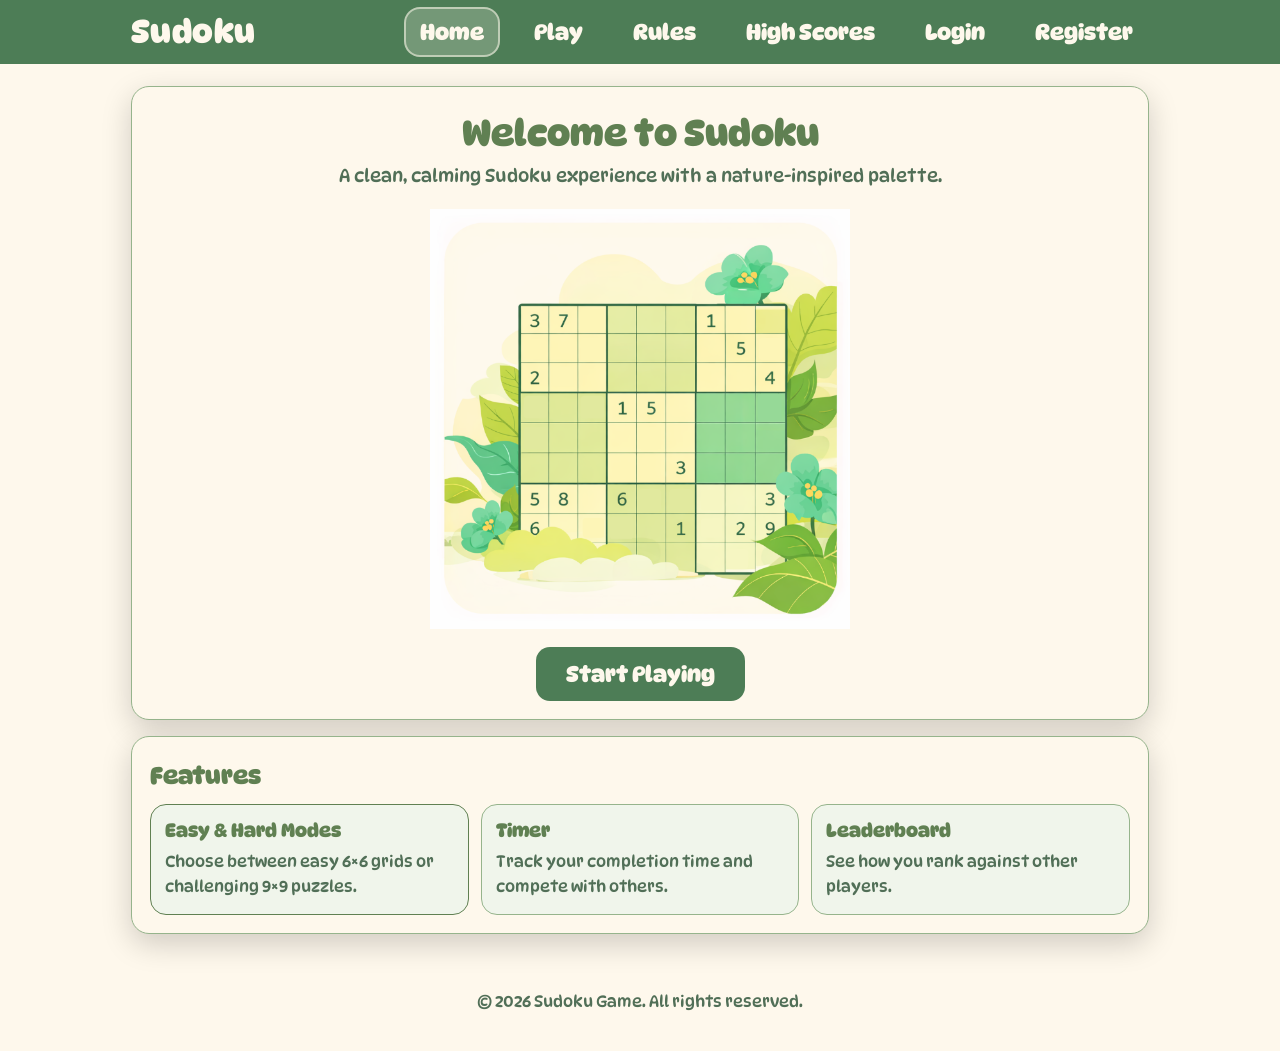
<file: index.html>
<!DOCTYPE html>
<html lang="en">
<head>
  <meta charset="UTF-8" />
  <meta name="viewport" content="width=device-width, initial-scale=1.0" />
  <title>Sudoku Game - Home</title>
  <link rel="stylesheet" href="./assets/css/global.css" />
</head>

<body>
  <!-- Navigation Bar -->
  <nav class="navbar">
    <div class="navbar-container">
      <div class="navbar-logo">
        <a href="./" class="logo-link">Sudoku</a>
      </div>

      <ul class="navbar-menu">
        <li class="nav-item">
          <a href="./" class="nav-link active"><span>Home</span></a>
        </li>
        <li class="nav-item">
          <a href="./selection/" class="nav-link"><span>Play</span></a>
        </li>
        <li class="nav-item">
          <a href="./rules/" class="nav-link"><span>Rules</span></a>
        </li>
        <li class="nav-item">
          <a href="./high-scores/" class="nav-link"><span>High Scores</span></a>
        </li>
        <li class="nav-item">
          <a href="./login/" class="nav-link"><span>Login</span></a>
        </li>
        <li class="nav-item">
          <a href="./register/" class="nav-link"><span>Register</span></a>
        </li>
      </ul>
    </div>
  </nav>

  <!-- Main Content -->
  <main class="main-content">
    <section class="hero">
      <h1>Welcome to Sudoku</h1>
      <p>A clean, calming Sudoku experience with a nature-inspired palette.</p>

      <img
        src="./assets/images/sudoku-grid.png"
        alt="Sudoku puzzle with floral decorations"
        class="hero-image"
      />

      <a href="./selection/" class="cta-button">Start Playing</a>
    </section>

    <section class="features">
      <h2>Features</h2>

      <div class="features-grid">
        <div class="feature-card">
          <h3>Easy & Hard Modes</h3>
          <p>Choose between easy 6×6 grids or challenging 9×9 puzzles.</p>
        </div>

        <div class="feature-card">
          <h3>Timer</h3>
          <p>Track your completion time and compete with others.</p>
        </div>

        <div class="feature-card">
          <h3>Leaderboard</h3>
          <p>See how you rank against other players.</p>
        </div>
      </div>
    </section>
  </main>

  <!-- Footer -->
  <footer class="footer">
    <p>&copy; 2026 Sudoku Game. All rights reserved.</p>
  </footer>
</body>
</html>
</file>
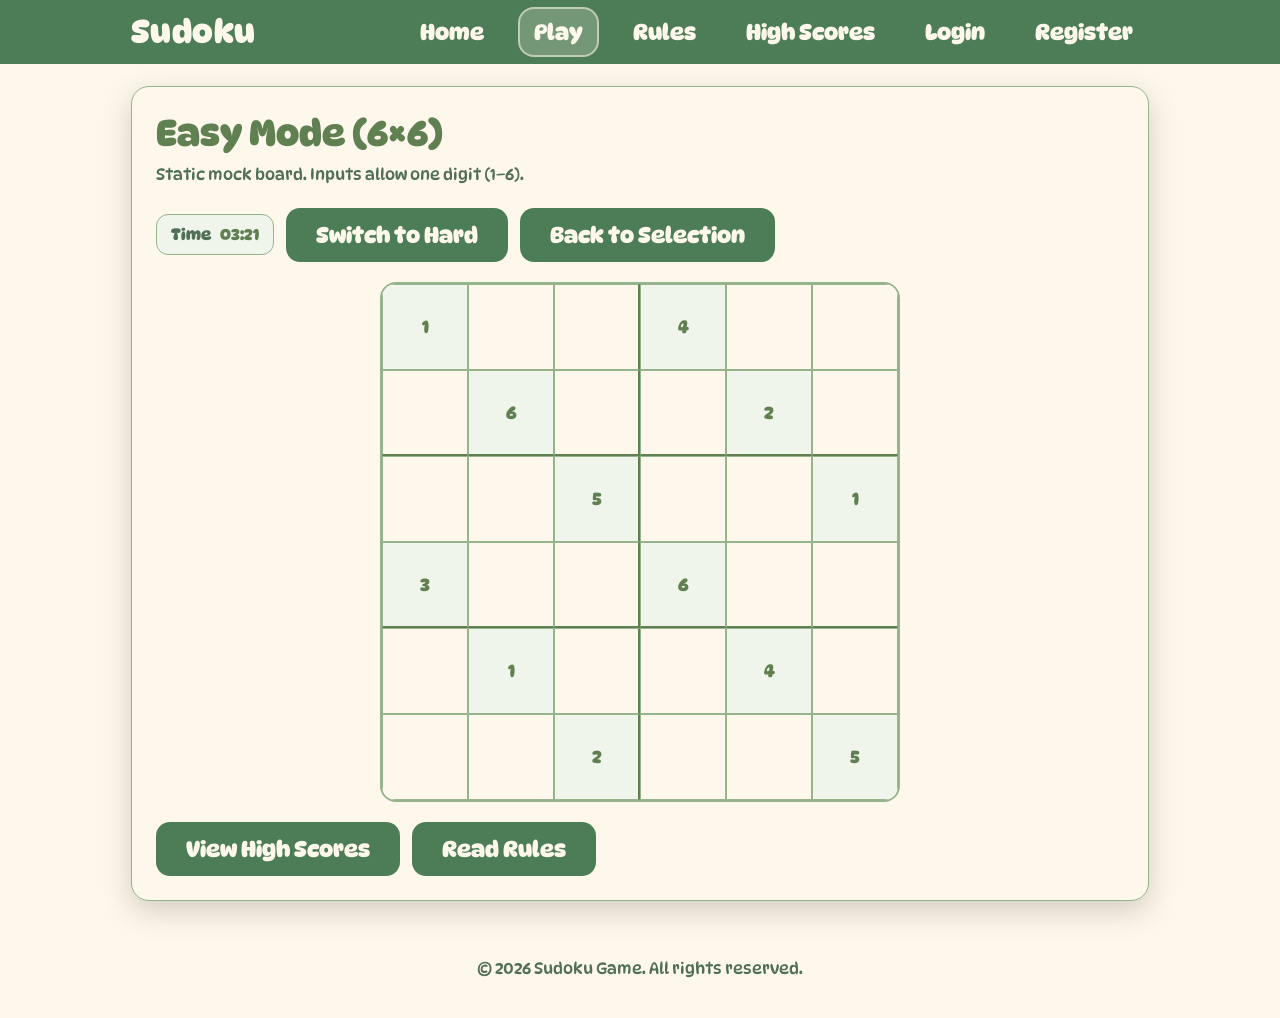
<file: easy-game/index.html>
<!-- easy-game/index.html -->
<!DOCTYPE html>
<html lang="en">
<head>
  <meta charset="UTF-8" />
  <meta name="viewport" content="width=device-width, initial-scale=1.0" />
  <title>Sudoku Game - Easy (6x6)</title>

  <!-- Common CSS -->
  <link rel="stylesheet" href="../assets/css/global.css" />
  <!-- Page-specific CSS -->
  <link rel="stylesheet" href="./easy-game.css" />
</head>

<body>
  <!-- Navigation Bar -->
  <nav class="navbar">
    <div class="navbar-container">
      <div class="navbar-logo">
        <a href="../" class="logo-link">Sudoku</a>
      </div>

      <ul class="navbar-menu">
        <li class="nav-item">
          <a href="../" class="nav-link"><span>Home</span></a>
        </li>
        <li class="nav-item">
          <a href="../selection/" class="nav-link active"><span>Play</span></a>
        </li>
        <li class="nav-item">
          <a href="../rules/" class="nav-link"><span>Rules</span></a>
        </li>
        <li class="nav-item">
          <a href="../high-scores/" class="nav-link"><span>High Scores</span></a>
        </li>
        <li class="nav-item">
          <a href="../login/" class="nav-link"><span>Login</span></a>
        </li>
        <li class="nav-item">
          <a href="../register/" class="nav-link"><span>Register</span></a>
        </li>
      </ul>
    </div>
  </nav>

  <!-- Main Content -->
  <main class="main-content">
    <section class="game-section">
      <h1 class="page-title">Easy Mode (6×6)</h1>
      <p class="page-subtitle">Static mock board. Inputs allow one digit (1–6).</p>

      <div class="game-controls">
        <div class="timer-display">
          Time <span class="timer-value">03:21</span>
        </div>
        <a class="cta-button" href="../hard-game/">Switch to Hard</a>
        <a class="cta-button" href="../selection/">Back to Selection</a>
      </div>

      <div class="board board--6" aria-label="6 by 6 sudoku board">
        <!-- Row 1 -->
        <input class="cell fixed" type="text" value="1" readonly />
        <input class="cell" type="text" inputmode="numeric" pattern="[1-6]" maxlength="1" />
        <input class="cell" type="text" inputmode="numeric" pattern="[1-6]" maxlength="1" />
        <input class="cell fixed" type="text" value="4" readonly />
        <input class="cell" type="text" inputmode="numeric" pattern="[1-6]" maxlength="1" />
        <input class="cell" type="text" inputmode="numeric" pattern="[1-6]" maxlength="1" />

        <!-- Row 2 -->
        <input class="cell" type="text" inputmode="numeric" pattern="[1-6]" maxlength="1" />
        <input class="cell fixed" type="text" value="6" readonly />
        <input class="cell" type="text" inputmode="numeric" pattern="[1-6]" maxlength="1" />
        <input class="cell" type="text" inputmode="numeric" pattern="[1-6]" maxlength="1" />
        <input class="cell fixed" type="text" value="2" readonly />
        <input class="cell" type="text" inputmode="numeric" pattern="[1-6]" maxlength="1" />

        <!-- Row 3 -->
        <input class="cell" type="text" inputmode="numeric" pattern="[1-6]" maxlength="1" />
        <input class="cell" type="text" inputmode="numeric" pattern="[1-6]" maxlength="1" />
        <input class="cell fixed" type="text" value="5" readonly />
        <input class="cell" type="text" inputmode="numeric" pattern="[1-6]" maxlength="1" />
        <input class="cell" type="text" inputmode="numeric" pattern="[1-6]" maxlength="1" />
        <input class="cell fixed" type="text" value="1" readonly />

        <!-- Row 4 -->
        <input class="cell fixed" type="text" value="3" readonly />
        <input class="cell" type="text" inputmode="numeric" pattern="[1-6]" maxlength="1" />
        <input class="cell" type="text" inputmode="numeric" pattern="[1-6]" maxlength="1" />
        <input class="cell fixed" type="text" value="6" readonly />
        <input class="cell" type="text" inputmode="numeric" pattern="[1-6]" maxlength="1" />
        <input class="cell" type="text" inputmode="numeric" pattern="[1-6]" maxlength="1" />

        <!-- Row 5 -->
        <input class="cell" type="text" inputmode="numeric" pattern="[1-6]" maxlength="1" />
        <input class="cell fixed" type="text" value="1" readonly />
        <input class="cell" type="text" inputmode="numeric" pattern="[1-6]" maxlength="1" />
        <input class="cell" type="text" inputmode="numeric" pattern="[1-6]" maxlength="1" />
        <input class="cell fixed" type="text" value="4" readonly />
        <input class="cell" type="text" inputmode="numeric" pattern="[1-6]" maxlength="1" />

        <!-- Row 6 -->
        <input class="cell" type="text" inputmode="numeric" pattern="[1-6]" maxlength="1" />
        <input class="cell" type="text" inputmode="numeric" pattern="[1-6]" maxlength="1" />
        <input class="cell fixed" type="text" value="2" readonly />
        <input class="cell" type="text" inputmode="numeric" pattern="[1-6]" maxlength="1" />
        <input class="cell" type="text" inputmode="numeric" pattern="[1-6]" maxlength="1" />
        <input class="cell fixed" type="text" value="5" readonly />
      </div>

      <div class="button-group">
        <a class="cta-button" href="../high-scores/">View High Scores</a>
        <a class="cta-button" href="../rules/">Read Rules</a>
      </div>
    </section>
  </main>

  <footer class="footer">
    <p>&copy; 2026 Sudoku Game. All rights reserved.</p>
  </footer>
</body>
</html>
</file>
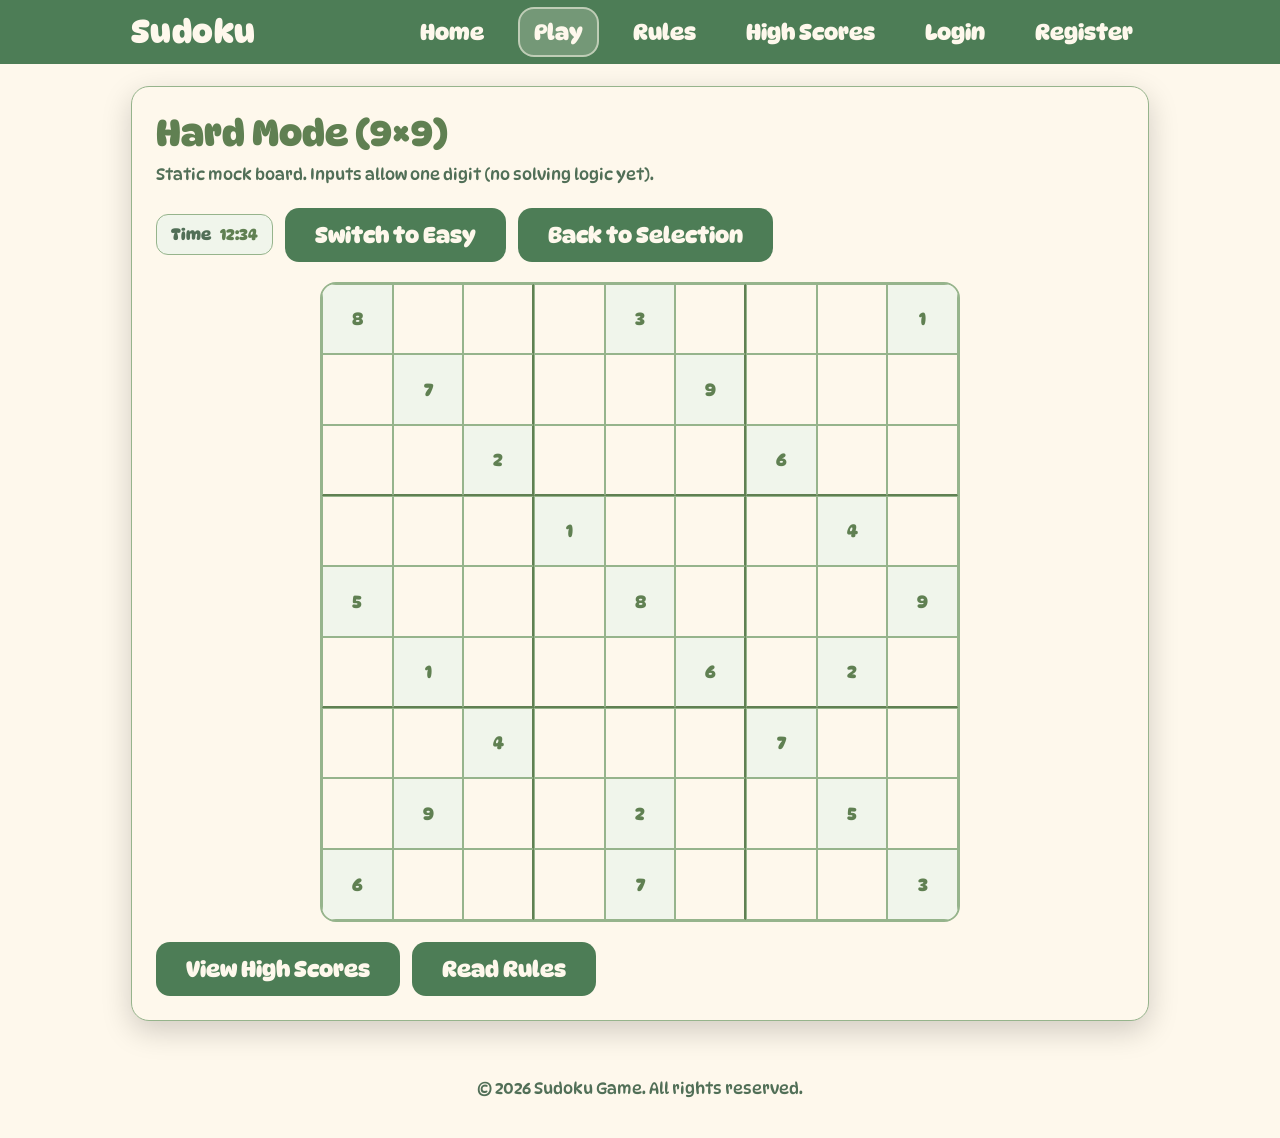
<file: hard-game/index.html>
<!DOCTYPE html>
<html lang="en">
<head>
  <meta charset="UTF-8" />
  <meta name="viewport" content="width=device-width, initial-scale=1.0" />
  <title>Sudoku Game - Hard (9x9)</title>

  <link rel="stylesheet" href="../assets/css/global.css" />
  <link rel="stylesheet" href="./hard-game.css" />
</head>

<body>
  <!-- Navigation Bar -->
  <nav class="navbar">
    <div class="navbar-container">
      <div class="navbar-logo">
        <a href="../" class="logo-link">Sudoku</a>
      </div>

      <ul class="navbar-menu">
        <li class="nav-item">
          <a href="../" class="nav-link">
            <span>Home</span>
          </a>
        </li>
        <li class="nav-item">
          <a href="../selection/" class="nav-link active">
            <span>Play</span>
          </a>
        </li>
        <li class="nav-item">
          <a href="../rules/" class="nav-link">
            <span>Rules</span>
          </a>
        </li>
        <li class="nav-item">
          <a href="../high-scores/" class="nav-link">
            <span>High Scores</span>
          </a>
        </li>
        <li class="nav-item">
          <a href="../login/" class="nav-link">
            <span>Login</span>
          </a>
        </li>
        <li class="nav-item">
          <a href="../register/" class="nav-link">
            <span>Register</span>
          </a>
        </li>
      </ul>
    </div>
  </nav>

  <!-- Main Content -->
  <main class="main-content">
    <section class="game-section">
      <h1 class="page-title">Hard Mode (9×9)</h1>
      <p class="page-subtitle">
        Static mock board. Inputs allow one digit (no solving logic yet).
      </p>

      <div class="game-controls">
        <div class="timer-display">
          Time <span class="timer-value">12:34</span>
        </div>
        <a class="cta-button" href="../easy-game/">Switch to Easy</a>
        <a class="cta-button" href="../selection/">Back to Selection</a>
      </div>

      <div class="board board--9" aria-label="9 by 9 sudoku board">
        <!-- Row 1 -->
        <input class="cell fixed" value="8" readonly />
        <input class="cell" inputmode="numeric" pattern="[1-9]" maxlength="1" />
        <input class="cell" inputmode="numeric" pattern="[1-9]" maxlength="1" />
        <input class="cell" inputmode="numeric" pattern="[1-9]" maxlength="1" />
        <input class="cell fixed" value="3" readonly />
        <input class="cell" inputmode="numeric" pattern="[1-9]" maxlength="1" />
        <input class="cell" inputmode="numeric" pattern="[1-9]" maxlength="1" />
        <input class="cell" inputmode="numeric" pattern="[1-9]" maxlength="1" />
        <input class="cell fixed" value="1" readonly />

        <!-- Row 2 -->
        <input class="cell" inputmode="numeric" pattern="[1-9]" maxlength="1" />
        <input class="cell fixed" value="7" readonly />
        <input class="cell" inputmode="numeric" pattern="[1-9]" maxlength="1" />
        <input class="cell" inputmode="numeric" pattern="[1-9]" maxlength="1" />
        <input class="cell" inputmode="numeric" pattern="[1-9]" maxlength="1" />
        <input class="cell fixed" value="9" readonly />
        <input class="cell" inputmode="numeric" pattern="[1-9]" maxlength="1" />
        <input class="cell" inputmode="numeric" pattern="[1-9]" maxlength="1" />
        <input class="cell" inputmode="numeric" pattern="[1-9]" maxlength="1" />

        <!-- Row 3 -->
        <input class="cell" inputmode="numeric" pattern="[1-9]" maxlength="1" />
        <input class="cell" inputmode="numeric" pattern="[1-9]" maxlength="1" />
        <input class="cell fixed" value="2" readonly />
        <input class="cell" inputmode="numeric" pattern="[1-9]" maxlength="1" />
        <input class="cell" inputmode="numeric" pattern="[1-9]" maxlength="1" />
        <input class="cell" inputmode="numeric" pattern="[1-9]" maxlength="1" />
        <input class="cell fixed" value="6" readonly />
        <input class="cell" inputmode="numeric" pattern="[1-9]" maxlength="1" />
        <input class="cell" inputmode="numeric" pattern="[1-9]" maxlength="1" />

        <!-- Row 4 -->
        <input class="cell" inputmode="numeric" pattern="[1-9]" maxlength="1" />
        <input class="cell" inputmode="numeric" pattern="[1-9]" maxlength="1" />
        <input class="cell" inputmode="numeric" pattern="[1-9]" maxlength="1" />
        <input class="cell fixed" value="1" readonly />
        <input class="cell" inputmode="numeric" pattern="[1-9]" maxlength="1" />
        <input class="cell" inputmode="numeric" pattern="[1-9]" maxlength="1" />
        <input class="cell" inputmode="numeric" pattern="[1-9]" maxlength="1" />
        <input class="cell fixed" value="4" readonly />
        <input class="cell" inputmode="numeric" pattern="[1-9]" maxlength="1" />

        <!-- Row 5 -->
        <input class="cell fixed" value="5" readonly />
        <input class="cell" inputmode="numeric" pattern="[1-9]" maxlength="1" />
        <input class="cell" inputmode="numeric" pattern="[1-9]" maxlength="1" />
        <input class="cell" inputmode="numeric" pattern="[1-9]" maxlength="1" />
        <input class="cell fixed" value="8" readonly />
        <input class="cell" inputmode="numeric" pattern="[1-9]" maxlength="1" />
        <input class="cell" inputmode="numeric" pattern="[1-9]" maxlength="1" />
        <input class="cell" inputmode="numeric" pattern="[1-9]" maxlength="1" />
        <input class="cell fixed" value="9" readonly />

        <!-- Row 6 -->
        <input class="cell" inputmode="numeric" pattern="[1-9]" maxlength="1" />
        <input class="cell fixed" value="1" readonly />
        <input class="cell" inputmode="numeric" pattern="[1-9]" maxlength="1" />
        <input class="cell" inputmode="numeric" pattern="[1-9]" maxlength="1" />
        <input class="cell" inputmode="numeric" pattern="[1-9]" maxlength="1" />
        <input class="cell fixed" value="6" readonly />
        <input class="cell" inputmode="numeric" pattern="[1-9]" maxlength="1" />
        <input class="cell fixed" value="2" readonly />
        <input class="cell" inputmode="numeric" pattern="[1-9]" maxlength="1" />

        <!-- Row 7 -->
        <input class="cell" inputmode="numeric" pattern="[1-9]" maxlength="1" />
        <input class="cell" inputmode="numeric" pattern="[1-9]" maxlength="1" />
        <input class="cell fixed" value="4" readonly />
        <input class="cell" inputmode="numeric" pattern="[1-9]" maxlength="1" />
        <input class="cell" inputmode="numeric" pattern="[1-9]" maxlength="1" />
        <input class="cell" inputmode="numeric" pattern="[1-9]" maxlength="1" />
        <input class="cell fixed" value="7" readonly />
        <input class="cell" inputmode="numeric" pattern="[1-9]" maxlength="1" />
        <input class="cell" inputmode="numeric" pattern="[1-9]" maxlength="1" />

        <!-- Row 8 -->
        <input class="cell" inputmode="numeric" pattern="[1-9]" maxlength="1" />
        <input class="cell fixed" value="9" readonly />
        <input class="cell" inputmode="numeric" pattern="[1-9]" maxlength="1" />
        <input class="cell" inputmode="numeric" pattern="[1-9]" maxlength="1" />
        <input class="cell fixed" value="2" readonly />
        <input class="cell" inputmode="numeric" pattern="[1-9]" maxlength="1" />
        <input class="cell" inputmode="numeric" pattern="[1-9]" maxlength="1" />
        <input class="cell fixed" value="5" readonly />
        <input class="cell" inputmode="numeric" pattern="[1-9]" maxlength="1" />

        <!-- Row 9 -->
        <input class="cell fixed" value="6" readonly />
        <input class="cell" inputmode="numeric" pattern="[1-9]" maxlength="1" />
        <input class="cell" inputmode="numeric" pattern="[1-9]" maxlength="1" />
        <input class="cell" inputmode="numeric" pattern="[1-9]" maxlength="1" />
        <input class="cell fixed" value="7" readonly />
        <input class="cell" inputmode="numeric" pattern="[1-9]" maxlength="1" />
        <input class="cell" inputmode="numeric" pattern="[1-9]" maxlength="1" />
        <input class="cell" inputmode="numeric" pattern="[1-9]" maxlength="1" />
        <input class="cell fixed" value="3" readonly />
      </div>

      <div class="button-group">
        <a class="cta-button" href="../high-scores/">View High Scores</a>
        <a class="cta-button" href="../rules/">Read Rules</a>
      </div>
    </section>
  </main>

  <footer class="footer">
    <p>&copy; 2026 Sudoku Game. All rights reserved.</p>
  </footer>
</body>
</html>
</file>
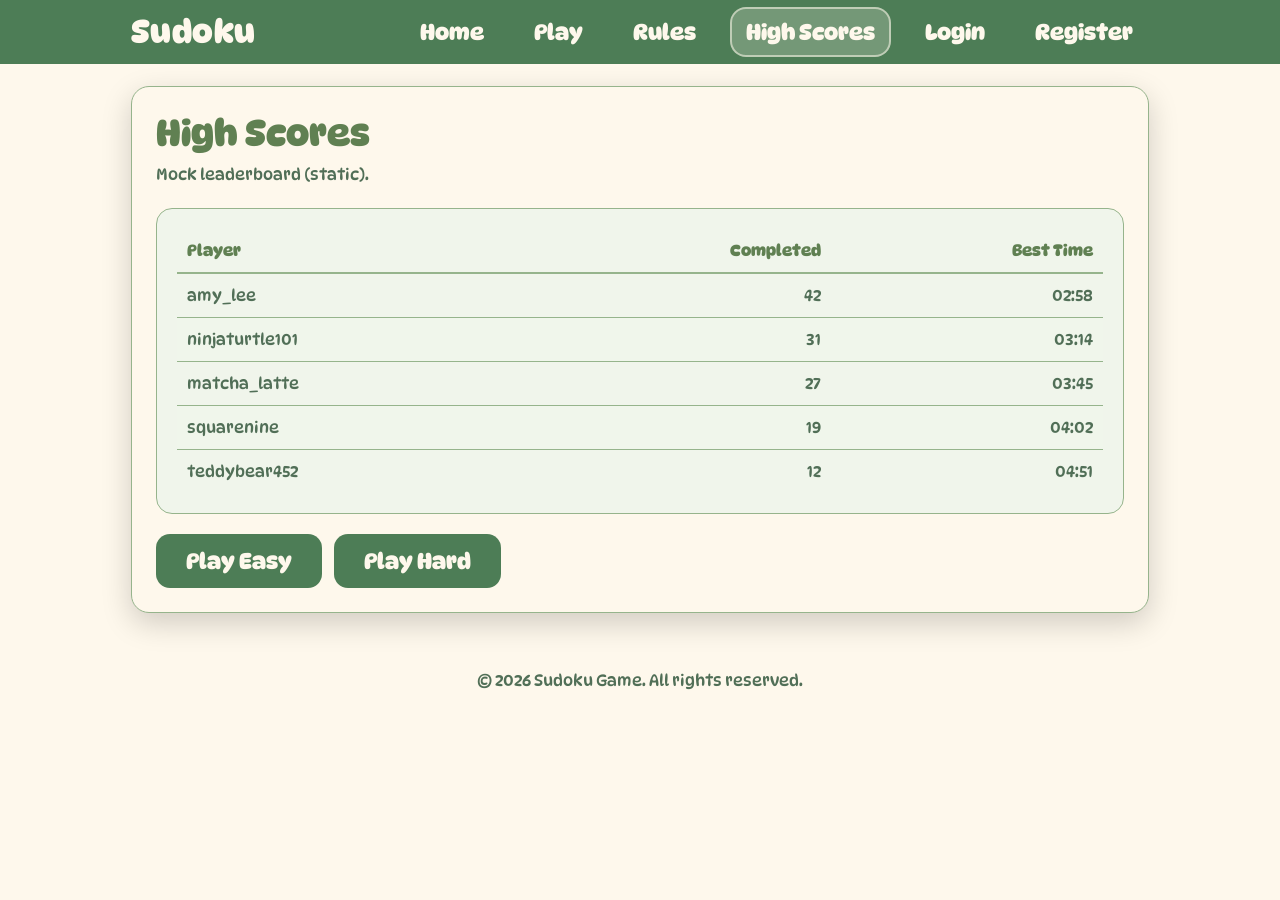
<file: high-scores/index.html>
<!-- high-scores/index.html -->
<!DOCTYPE html>
<html lang="en">
<head>
  <meta charset="UTF-8" />
  <meta name="viewport" content="width=device-width, initial-scale=1.0" />
  <title>Sudoku Game - High Scores</title>

  <!-- Common CSS -->
  <link rel="stylesheet" href="../assets/css/global.css" />
  <!-- Page-specific CSS -->
  <link rel="stylesheet" href="./high-scores.css" />
</head>

<body>
  <!-- Navigation Bar -->
  <nav class="navbar">
    <div class="navbar-container">
      <div class="navbar-logo">
        <a href="../" class="logo-link">Sudoku</a>
      </div>

      <ul class="navbar-menu">
        <li class="nav-item">
          <a href="../" class="nav-link"><span>Home</span></a>
        </li>
        <li class="nav-item">
          <a href="../selection/" class="nav-link"><span>Play</span></a>
        </li>
        <li class="nav-item">
          <a href="../rules/" class="nav-link"><span>Rules</span></a>
        </li>
        <li class="nav-item">
          <a href="../high-scores/" class="nav-link active"><span>High Scores</span></a>
        </li>
        <li class="nav-item">
          <a href="../login/" class="nav-link"><span>Login</span></a>
        </li>
        <li class="nav-item">
          <a href="../register/" class="nav-link"><span>Register</span></a>
        </li>
      </ul>
    </div>
  </nav>

  <main class="main-content">
    <section class="page-section">
      <h1 class="page-title">High Scores</h1>
      <p class="page-subtitle">Mock leaderboard (static).</p>

      <div class="score-table-card">
        <table class="score-table" aria-label="High scores table">
          <thead>
            <tr>
              <th scope="col">Player</th>
              <th scope="col">Completed</th>
              <th scope="col">Best Time</th>
            </tr>
          </thead>
          <tbody>
            <tr>
              <td>amy_lee</td>
              <td>42</td>
              <td>02:58</td>
            </tr>
            <tr>
              <td>ninjaturtle101</td>
              <td>31</td>
              <td>03:14</td>
            </tr>
            <tr>
              <td>matcha_latte</td>
              <td>27</td>
              <td>03:45</td>
            </tr>
            <tr>
              <td>squarenine</td>
              <td>19</td>
              <td>04:02</td>
            </tr>
            <tr>
              <td>teddybear452</td>
              <td>12</td>
              <td>04:51</td>
            </tr>
          </tbody>
        </table>
      </div>

      <div class="button-group">
        <a class="cta-button" href="../easy-game/">Play Easy</a>
        <a class="cta-button" href="../hard-game/">Play Hard</a>
      </div>
    </section>
  </main>

  <footer class="footer">
    <p>&copy; 2026 Sudoku Game. All rights reserved.</p>
  </footer>
</body>
</html>
</file>
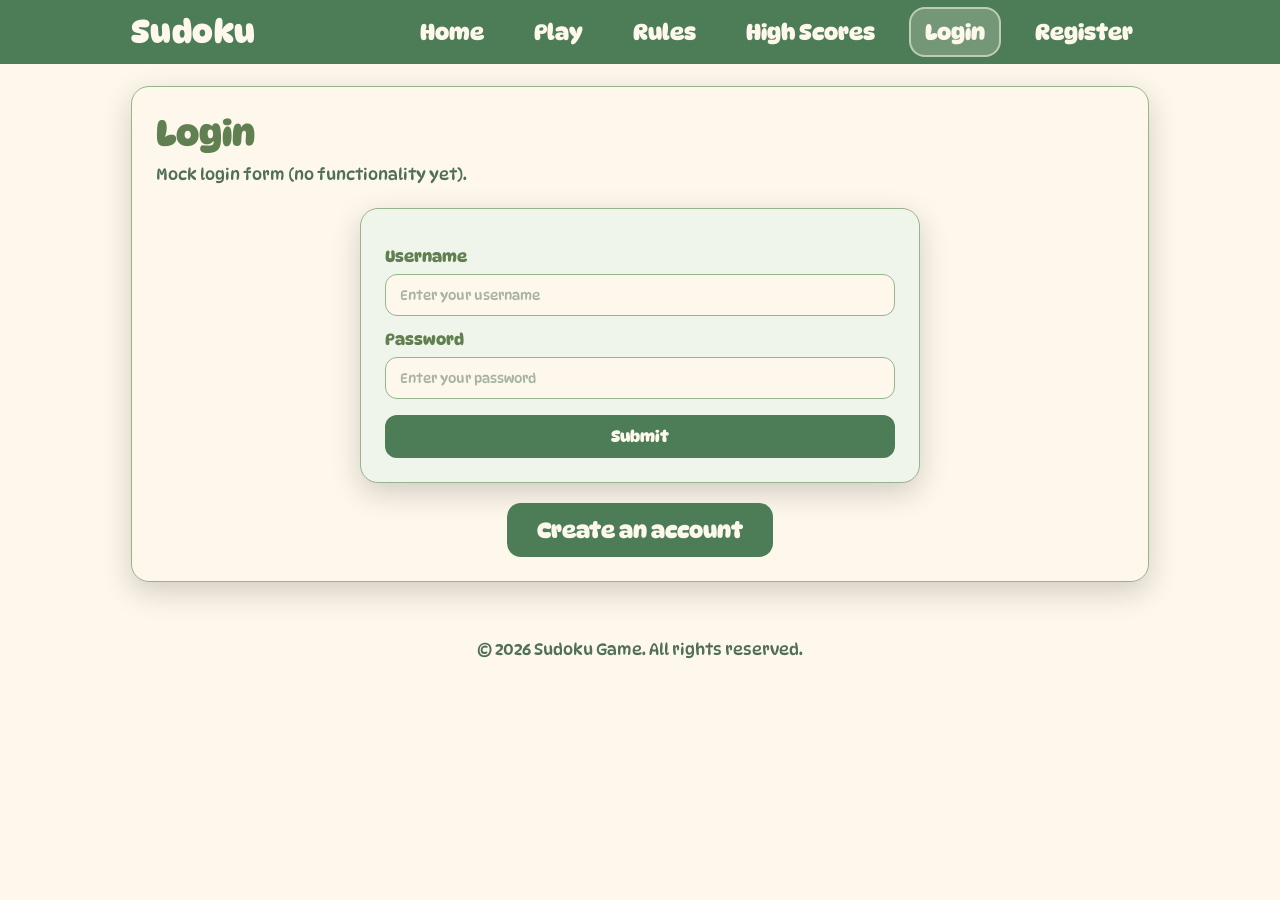
<file: login/index.html>
<!-- login/index.html -->
<!DOCTYPE html>
<html lang="en">
<head>
  <meta charset="UTF-8" />
  <meta name="viewport" content="width=device-width, initial-scale=1.0" />
  <title>Sudoku Game - Login</title>

  <!-- Common CSS -->
  <link rel="stylesheet" href="../assets/css/global.css" />
  <!-- Page-specific CSS -->
  <link rel="stylesheet" href="./login.css" />
</head>

<body>
  <!-- Navigation Bar -->
  <nav class="navbar">
    <div class="navbar-container">
      <div class="navbar-logo">
        <a href="../" class="logo-link">Sudoku</a>
      </div>

      <ul class="navbar-menu">
        <li class="nav-item">
          <a href="../" class="nav-link"><span>Home</span></a>
        </li>
        <li class="nav-item">
          <a href="../selection/" class="nav-link"><span>Play</span></a>
        </li>
        <li class="nav-item">
          <a href="../rules/" class="nav-link"><span>Rules</span></a>
        </li>
        <li class="nav-item">
          <a href="../high-scores/" class="nav-link"><span>High Scores</span></a>
        </li>
        <li class="nav-item">
          <a href="../login/" class="nav-link active"><span>Login</span></a>
        </li>
        <li class="nav-item">
          <a href="../register/" class="nav-link"><span>Register</span></a>
        </li>
      </ul>
    </div>
  </nav>

  <main class="main-content">
    <section class="page-section">
      <h1 class="page-title">Login</h1>
      <p class="page-subtitle">Mock login form (no functionality yet).</p>

      <div class="form-card">
        <form action="#" method="post">
          <div class="form-field">
            <label for="username">Username</label>
            <input
              id="username"
              name="username"
              type="text"
              autocomplete="username"
              placeholder="Enter your username"
              required
            />
          </div>

          <div class="form-field">
            <label for="password">Password</label>
            <input
              id="password"
              name="password"
              type="password"
              autocomplete="current-password"
              placeholder="Enter your password"
              required
            />
          </div>

          <button class="btn" type="submit">Submit</button>
        </form>
      </div>

      <div class="button-group">
        <a class="cta-button" href="../register/">Create an account</a>
      </div>
    </section>
  </main>

  <footer class="footer">
    <p>&copy; 2026 Sudoku Game. All rights reserved.</p>
  </footer>
</body>
</html>
</file>
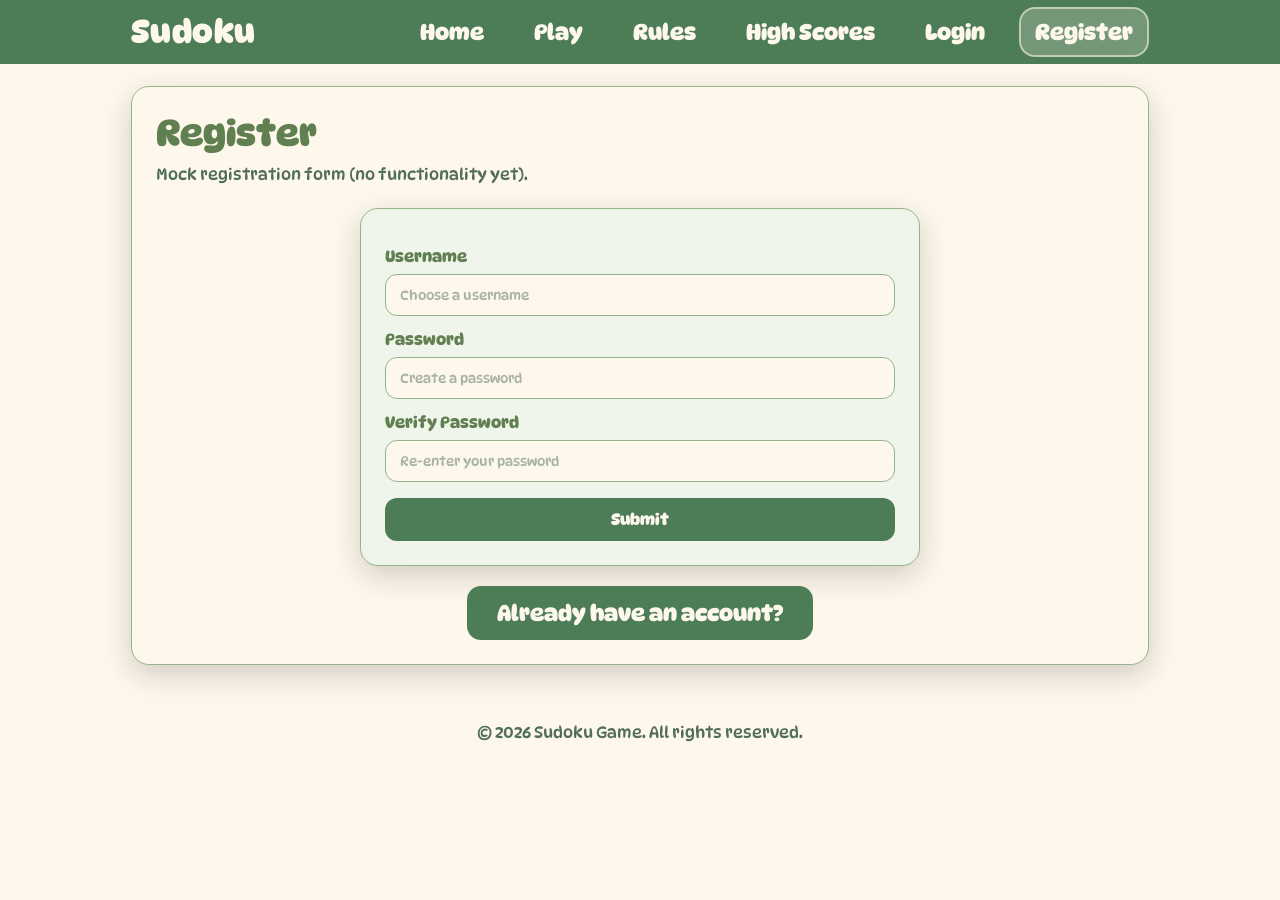
<file: register/index.html>
<!-- register/index.html -->
<!DOCTYPE html>
<html lang="en">
<head>
  <meta charset="UTF-8" />
  <meta name="viewport" content="width=device-width, initial-scale=1.0" />
  <title>Sudoku Game - Register</title>

  <!-- Common CSS -->
  <link rel="stylesheet" href="../assets/css/global.css" />
  <!-- Page-specific CSS -->
  <link rel="stylesheet" href="./register.css" />
</head>

<body>
  <!-- Navigation Bar -->
  <nav class="navbar">
    <div class="navbar-container">
      <div class="navbar-logo">
        <a href="../" class="logo-link">Sudoku</a>
      </div>

      <ul class="navbar-menu">
        <li class="nav-item">
          <a href="../" class="nav-link"><span>Home</span></a>
        </li>
        <li class="nav-item">
          <a href="../selection/" class="nav-link"><span>Play</span></a>
        </li>
        <li class="nav-item">
          <a href="../rules/" class="nav-link"><span>Rules</span></a>
        </li>
        <li class="nav-item">
          <a href="../high-scores/" class="nav-link"><span>High Scores</span></a>
        </li>
        <li class="nav-item">
          <a href="../login/" class="nav-link"><span>Login</span></a>
        </li>
        <li class="nav-item">
          <a href="../register/" class="nav-link active"><span>Register</span></a>
        </li>
      </ul>
    </div>
  </nav>

  <main class="main-content">
    <section class="page-section">
      <h1 class="page-title">Register</h1>
      <p class="page-subtitle">Mock registration form (no functionality yet).</p>

      <div class="form-card">
        <form action="#" method="post">
          <div class="form-field">
            <label for="r-username">Username</label>
            <input
              id="r-username"
              name="username"
              type="text"
              autocomplete="username"
              placeholder="Choose a username"
              required
            />
          </div>

          <div class="form-field">
            <label for="r-password">Password</label>
            <input
              id="r-password"
              name="password"
              type="password"
              autocomplete="new-password"
              placeholder="Create a password"
              required
            />
          </div>

          <div class="form-field">
            <label for="r-password2">Verify Password</label>
            <input
              id="r-password2"
              name="password2"
              type="password"
              autocomplete="new-password"
              placeholder="Re-enter your password"
              required
            />
          </div>

          <button class="btn" type="submit">Submit</button>
        </form>
      </div>

      <div class="button-group">
        <a class="cta-button" href="../login/">Already have an account?</a>
      </div>
    </section>
  </main>

  <footer class="footer">
    <p>&copy; 2026 Sudoku Game. All rights reserved.</p>
  </footer>
</body>
</html>
</file>
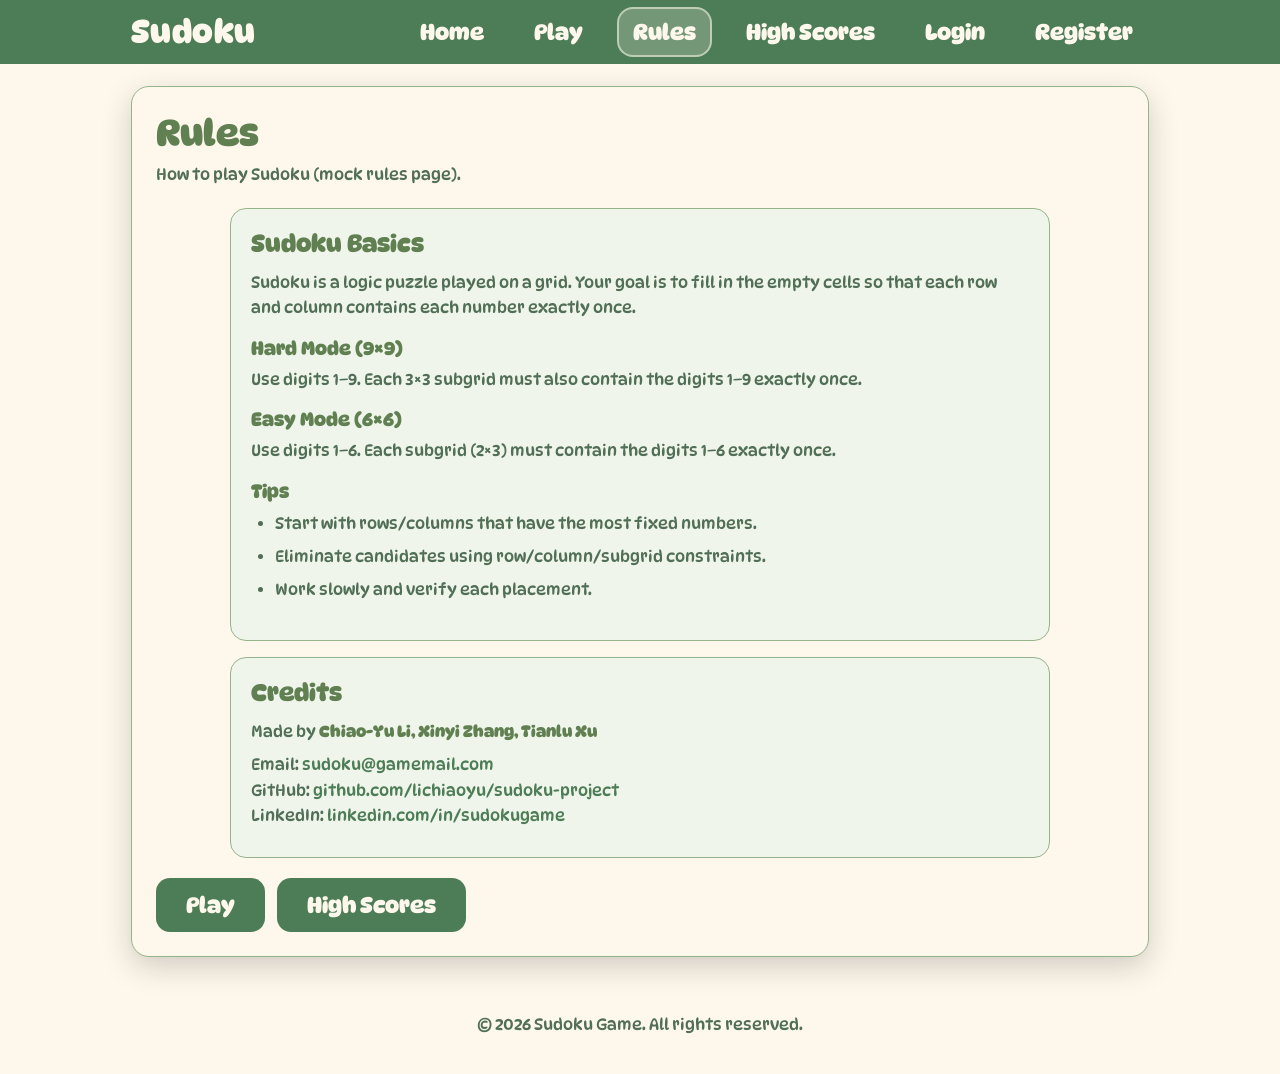
<file: rules/index.html>
<!-- rules/index.html -->
<!DOCTYPE html>
<html lang="en">
<head>
  <meta charset="UTF-8" />
  <meta name="viewport" content="width=device-width, initial-scale=1.0" />
  <title>Sudoku Game - Rules</title>

  <!-- Common CSS -->
  <link rel="stylesheet" href="../assets/css/global.css" />
  <!-- Page-specific CSS -->
  <link rel="stylesheet" href="./rules.css" />
</head>

<body>
  <!-- Navigation Bar -->
  <nav class="navbar">
    <div class="navbar-container">
      <div class="navbar-logo">
        <a href="../" class="logo-link">Sudoku</a>
      </div>

      <ul class="navbar-menu">
        <li class="nav-item">
          <a href="../" class="nav-link"><span>Home</span></a>
        </li>
        <li class="nav-item">
          <a href="../selection/" class="nav-link"><span>Play</span></a>
        </li>
        <li class="nav-item">
          <a href="../rules/" class="nav-link active"><span>Rules</span></a>
        </li>
        <li class="nav-item">
          <a href="../high-scores/" class="nav-link"><span>High Scores</span></a>
        </li>
        <li class="nav-item">
          <a href="../login/" class="nav-link"><span>Login</span></a>
        </li>
        <li class="nav-item">
          <a href="../register/" class="nav-link"><span>Register</span></a>
        </li>
      </ul>
    </div>
  </nav>

  <main class="main-content">
    <section class="page-section">
      <h1 class="page-title">Rules</h1>
      <p class="page-subtitle">How to play Sudoku (mock rules page).</p>

      <div class="rules-card">
        <h2>Sudoku Basics</h2>
        <p>
          Sudoku is a logic puzzle played on a grid. Your goal is to fill in the empty cells so that each row and column
          contains each number exactly once.
        </p>

        <h3>Hard Mode (9×9)</h3>
        <p>Use digits 1–9. Each 3×3 subgrid must also contain the digits 1–9 exactly once.</p>

        <h3>Easy Mode (6×6)</h3>
        <p>Use digits 1–6. Each subgrid (2×3) must contain the digits 1–6 exactly once.</p>

        <h3>Tips</h3>
        <ul>
          <li>Start with rows/columns that have the most fixed numbers.</li>
          <li>Eliminate candidates using row/column/subgrid constraints.</li>
          <li>Work slowly and verify each placement.</li>
        </ul>
      </div>

      <div class="rules-card credits-card">
        <h2>Credits</h2>
        <p>
          Made by <span class="author-name">Chiao-Yu Li, Xinyi Zhang, Tianlu Xu</span>
        </p>

        <p class="contact-links">
          Email:
          <a href="mailto:sudoku@gamemail.com" class="contact-link">sudoku@gamemail.com</a>
          <br />
          GitHub:
          <a href="https://github.com/lichiaoyu/sudoku-project" class="contact-link">github.com/lichiaoyu/sudoku-project</a>
          <br />
          LinkedIn:
          <a href="https://www.linkedin.com/in/sudokugame/" class="contact-link">linkedin.com/in/sudokugame</a>
        </p>
      </div>

      <div class="button-group">
        <a class="cta-button" href="../selection/">Play</a>
        <a class="cta-button" href="../high-scores/">High Scores</a>
      </div>
    </section>
  </main>

  <footer class="footer">
    <p>&copy; 2026 Sudoku Game. All rights reserved.</p>
  </footer>
</body>
</html>
</file>
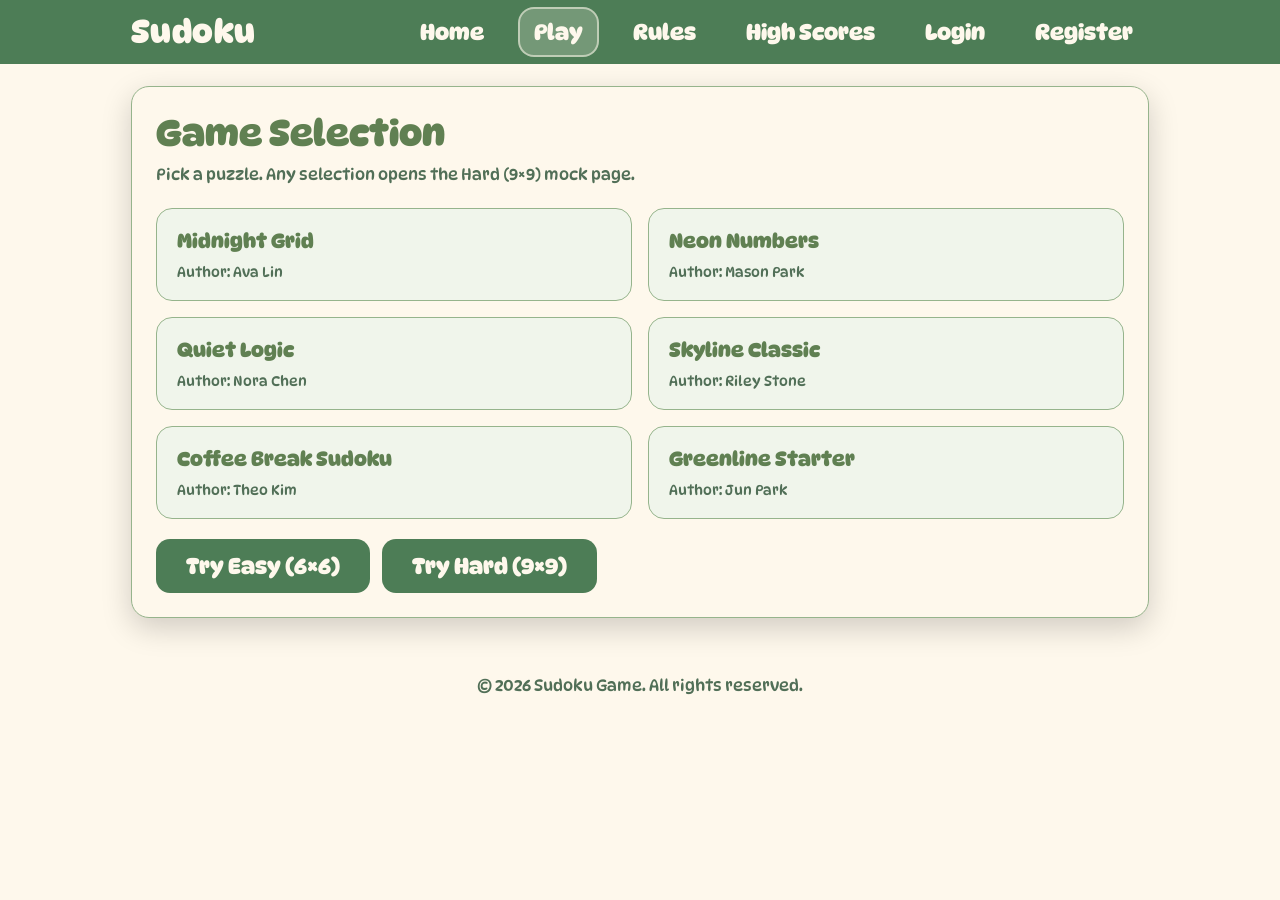
<file: selection/index.html>
<!-- selection/index.html -->
<!DOCTYPE html>
<html lang="en">
<head>
  <meta charset="UTF-8" />
  <meta name="viewport" content="width=device-width, initial-scale=1.0" />
  <title>Sudoku Game - Selection</title>

  <!-- Common CSS -->
  <link rel="stylesheet" href="../assets/css/global.css" />
  <!-- Page-specific CSS -->
  <link rel="stylesheet" href="./selection.css" />
</head>

<body>
  <!-- Navigation Bar -->
  <nav class="navbar">
    <div class="navbar-container">
      <div class="navbar-logo">
        <a href="../" class="logo-link">Sudoku</a>
      </div>

      <ul class="navbar-menu">
        <li class="nav-item">
          <a href="../" class="nav-link"><span>Home</span></a>
        </li>
        <li class="nav-item">
          <a href="../selection/" class="nav-link active"><span>Play</span></a>
        </li>
        <li class="nav-item">
          <a href="../rules/" class="nav-link"><span>Rules</span></a>
        </li>
        <li class="nav-item">
          <a href="../high-scores/" class="nav-link"><span>High Scores</span></a>
        </li>
        <li class="nav-item">
          <a href="../login/" class="nav-link"><span>Login</span></a>
        </li>
        <li class="nav-item">
          <a href="../register/" class="nav-link"><span>Register</span></a>
        </li>
      </ul>
    </div>
  </nav>

  <main class="main-content">
    <section class="page-section">
      <h1 class="page-title">Game Selection</h1>
      <p class="page-subtitle">
        Pick a puzzle. Any selection opens the Hard (9×9) mock page.
      </p>

      <div class="selection-grid">
        <a href="../hard-game/" class="game-card">
          <h3>Midnight Grid</h3>
          <p class="game-author">Author: Ava Lin</p>
        </a>

        <a href="../hard-game/" class="game-card">
          <h3>Neon Numbers</h3>
          <p class="game-author">Author: Mason Park</p>
        </a>

        <a href="../hard-game/" class="game-card">
          <h3>Quiet Logic</h3>
          <p class="game-author">Author: Nora Chen</p>
        </a>

        <a href="../hard-game/" class="game-card">
          <h3>Skyline Classic</h3>
          <p class="game-author">Author: Riley Stone</p>
        </a>

        <a href="../hard-game/" class="game-card">
          <h3>Coffee Break Sudoku</h3>
          <p class="game-author">Author: Theo Kim</p>
        </a>

        <a href="../hard-game/" class="game-card">
          <h3>Greenline Starter</h3>
          <p class="game-author">Author: Jun Park</p>
        </a>
      </div>

      <div class="button-group">
        <a class="cta-button" href="../easy-game/">Try Easy (6×6)</a>
        <a class="cta-button" href="../hard-game/">Try Hard (9×9)</a>
      </div>
    </section>
  </main>

  <footer class="footer">
    <p>&copy; 2026 Sudoku Game. All rights reserved.</p>
  </footer>
</body>
</html>
</file>
<file: assets/css/global.css>
@import url('https://fonts.googleapis.com/css2?family=DynaPuff:wght@400;500;600;700&display=swap');

:root{
  --bg-cream: rgb(254, 248, 236);
  --green-dark: rgb(77, 125, 86);
  --green-medium: rgb(96, 128, 82);
  --green-text: rgb(81, 111, 87);
  --green-hover: rgb(60, 100, 70);
  --green-light: rgb(240, 245, 235);
  --green-border: rgb(150, 180, 140);
  --shadow: 0 10px 30px rgba(0,0,0,.18);
  --nav-h: 64px;
}

*{ box-sizing:border-box; }
html, body{ height:100%; }

body{
  margin:0;
  font-family: 'DynaPuff', ui-sans-serif, system-ui, sans-serif;
  background: var(--bg-cream);
  color: var(--green-text);
}

/* =========================
   NAVBAR (fixed, text only)
========================= */
.navbar{
  position: fixed;
  top:0; left:0; right:0;
  height: var(--nav-h);
  z-index: 10;
  background: var(--green-dark);
}

.navbar-container{
  height: 100%;
  max-width: 1050px;
  margin: 0 auto;
  padding: 0 16px;

  display:flex;
  align-items:center;
  justify-content:space-between;
  gap: 14px;
}

.logo-link{
  text-decoration:none;
  color: var(--bg-cream);
  font-weight: 800;
  font-size: 32px;
  letter-spacing: .4px;
  line-height: 1;
}

.navbar-menu{
  list-style:none;
  display:flex;
  align-items:center;
  gap: 18px;
  margin:0;
  padding:0;

  max-width: 72vw;
  overflow-x: auto;
}

.nav-item{ margin:0; padding:0; }

.nav-link{
  display:inline-flex;
  align-items:center;
  justify-content:center;

  text-decoration:none;
  color: var(--bg-cream);
  font-weight: 700;
  font-size: 22px;

  padding: 10px 14px;
  border-radius: 16px;
  border: 2px solid transparent;

  transition: transform .15s ease, background-color .15s ease, border-color .15s ease;
}

.nav-link:hover{
  background: rgba(254, 248, 236, 0.16);
  border-color: rgba(254, 248, 236, 0.35);
  transform: translateY(-1px);
}

.nav-link.active{
  background: rgba(254, 248, 236, 0.22);
  border-color: rgba(254, 248, 236, 0.55);
}

/* =========================
   MAIN LAYOUT
========================= */
.main-content{
  max-width: 1050px;
  margin: 0 auto;
  padding: calc(var(--nav-h) + 22px) 16px 28px;
}

/* =========================
   HOME: HERO + FEATURES
========================= */
.hero{
  background: var(--bg-cream);
  border: 1px solid var(--green-border);
  border-radius: 18px;
  box-shadow: var(--shadow);
  padding: 18px;
  text-align: center;
}

.hero h1{
  margin: 6px 0 8px;
  font-size: clamp(36px, 2.6vw, 56px);
  color: var(--green-medium);
}

.hero p{
  margin: 0 auto 14px;
  color: var(--green-text);
  line-height: 1.6;
  font-size: 18px;
}

.hero-image{
  width: 420px;
  max-width: 92%;
  margin: 18px auto;
  display: block;
}

.cta-button{
  display:inline-block;
  text-decoration:none;
  color: var(--bg-cream);
  font-weight: 700;
  font-size: 22px;

  background: var(--green-dark);
  border: 2px solid transparent;
  border-radius: 14px;
  padding: 12px 28px;

  transition: transform .15s ease, background-color .15s ease, border-color .15s ease;
}

.cta-button:hover{
  transform: translateY(-1px);
  background: var(--green-hover);
}

.features{
  margin-top: 16px;
  background: var(--bg-cream);
  border: 1px solid var(--green-border);
  border-radius: 18px;
  box-shadow: var(--shadow);
  padding: 18px;
}

.features h2{
  margin: 6px 0 14px;
  color: var(--green-medium);
}

.features-grid{
  display:grid;
  grid-template-columns: repeat(3, minmax(0, 1fr));
  gap: 12px;
}

.feature-card{
  background: var(--green-light);
  border: 1px solid var(--green-border);
  border-radius: 16px;
  padding: 14px;
}

.feature-card:first-child{
  border-color: var(--green-medium);
}

.feature-card h3{
  margin: 0 0 8px;
  color: var(--green-medium);
}

.feature-card p{
  margin: 0;
  color: var(--green-text);
  line-height: 1.6;
}

/* =========================
   FOOTER
========================= */
.footer{
  max-width: 1050px;
  margin: 0 auto;
  padding: 14px 16px 24px;
  color: var(--green-text);
  text-align: center;
}

/* =========================
   GENERIC PAGE SECTION
========================= */
.page-section{
  background: var(--bg-cream);
  border: 1px solid var(--green-border);
  border-radius: 18px;
  box-shadow: var(--shadow);
  padding: 24px;
}

.page-title{
  color: var(--green-medium);
  margin: 0 0 8px;
  font-size: clamp(28px, 4vw, 36px);
}

.page-subtitle{
  color: var(--green-text);
  margin-top: 0;
  margin-bottom: 20px;
  line-height: 1.6;
}

/* =========================
   FORMS (login/register)
========================= */
.form-card{
  background: var(--green-light);
  border: 1px solid var(--green-border);
  border-radius: 18px;
  box-shadow: var(--shadow);
  padding: 24px;
}

.form-field{
  margin-top: 14px;
}

.form-field label{
  display:block;
  margin-bottom: 8px;
  color: var(--green-medium);
  font-weight: 600;
}

.form-field input{
  width: 100%;
  padding: 12px 14px;
  border-radius: 12px;
  border: 1px solid var(--green-border);
  background: var(--bg-cream);
  color: var(--green-text);
  font-family: 'DynaPuff', sans-serif;
}

.form-field input:focus{
  outline: 2px solid var(--green-medium);
  outline-offset: 2px;
  border-color: var(--green-medium);
}

.form-field input::placeholder{
  color: rgba(81, 111, 87, 0.5);
}

.btn{
  width: 100%;
  margin-top: 16px;
  border: none;
  background: var(--green-dark);
  color: var(--bg-cream);
  padding: 12px 16px;
  border-radius: 12px;
  cursor: pointer;
  font-weight: 700;
  font-size: 16px;
  font-family: 'DynaPuff', sans-serif;
  transition: transform .15s ease, background-color .15s ease;
}

.btn:hover{
  transform: translateY(-1px);
  background: var(--green-hover);
}

/* =========================
   BUTTON GROUP
========================= */
.button-group{
  margin-top: 20px;
  display:flex;
  gap: 12px;
  flex-wrap: wrap;
}

/* =========================
   HIGH SCORES TABLE
========================= */
.score-table-card{
  background: var(--green-light);
  border: 1px solid var(--green-border);
  border-radius: 16px;
  padding: 20px;
  overflow-x: auto;
}

.score-table{
  width: 100%;
  border-collapse: collapse;
}

.score-table th{
  text-align: left;
  padding: 12px 10px;
  border-bottom: 2px solid var(--green-border);
  color: var(--green-medium);
  font-weight: 700;
}

.score-table td{
  padding: 12px 10px;
  border-bottom: 1px solid var(--green-border);
  color: var(--green-text);
}

.score-table tr:last-child td{
  border-bottom: none;
}

.score-table tr:hover{
  background: rgba(96, 128, 82, 0.06);
}

/* =========================
   RULES + CREDITS
========================= */
.rules-card{
  background: var(--green-light);
  border: 1px solid var(--green-border);
  border-radius: 16px;
  padding: 20px;
  margin-bottom: 16px;
}

.rules-card h2,
.rules-card h3{
  color: var(--green-medium);
}

.rules-card h2{
  margin: 0 0 12px;
}

.rules-card h3{
  margin: 16px 0 8px;
}

.rules-card p{
  color: var(--green-text);
  line-height: 1.6;
  margin: 8px 0;
}

.rules-card ul{
  color: var(--green-text);
  line-height: 1.7;
  margin-top: 8px;
  padding-left: 24px;
}

.rules-card li{
  margin-bottom: 6px;
}

.credits-card{ margin-top: 16px; }

.author-name{
  font-weight: 800;
  color: var(--green-medium);
}

.contact-links{
  line-height: 1.8;
  margin: 12px 0 0;
}

.contact-link{
  color: var(--green-dark);
  text-decoration: none;
  transition: color .15s ease;
}

.contact-link:hover{
  color: var(--green-medium);
  text-decoration: underline;
}

/* =========================
   SELECTION PAGE
========================= */
.selection-grid{
  display: grid;
  grid-template-columns: repeat(2, minmax(0, 1fr));
  gap: 16px;
  margin-bottom: 20px;
}

.game-card{
  background: var(--green-light);
  border: 1px solid var(--green-border);
  border-radius: 16px;
  padding: 20px;
  text-decoration: none;
  display: block;
  transition: transform .15s ease, box-shadow .15s ease, border-color .15s ease;
}

.game-card:hover{
  transform: translateY(-3px);
  box-shadow: 0 8px 24px rgba(96, 128, 82, 0.18);
  border-color: var(--green-medium);
}

.game-card h3{
  color: var(--green-medium);
  margin: 0 0 10px;
  font-size: 20px;
}

.game-author{
  color: var(--green-text);
  font-size: 14px;
  margin: 0;
}

/* =========================
   GAME PAGES (easy/hard)
========================= */
.game-section{
  background: var(--bg-cream);
  border: 1px solid var(--green-border);
  border-radius: 18px;
  box-shadow: var(--shadow);
  padding: 24px;
}

.game-controls{
  display: flex;
  gap: 12px;
  flex-wrap: wrap;
  align-items: center;
  margin: 12px 0 20px;
}

.timer-display{
  padding: 10px 14px;
  border-radius: 12px;
  border: 1px solid var(--green-border);
  background: var(--green-light);
  color: var(--green-text);
  font-weight: 700;
}

.timer-value{
  color: var(--green-medium);
  font-weight: 800;
  margin-left: 6px;
}

/* =========================
   SUDOKU BOARD
========================= */
.board{
  display: grid;
  border: 2px solid var(--green-border);
  border-radius: 16px;
  overflow: hidden;
  background: var(--bg-cream);
  max-width: 620px;
  margin: 0 auto;
}

.board--9{ grid-template-columns: repeat(9, 1fr); }
.board--6{ grid-template-columns: repeat(6, 1fr); }

.cell{
  width: 100%;
  aspect-ratio: 1 / 1;
  border: 1px solid var(--green-border);
  background: var(--bg-cream);
  color: var(--green-text);
  text-align: center;
  font-weight: 700;
  font-size: clamp(14px, 1.6vw, 18px);
  font-family: 'DynaPuff', sans-serif;
  padding: 0;
}

.cell:hover{
  background: rgba(96, 128, 82, 0.10);
}

.cell:focus{
  outline: 2px solid var(--green-medium);
  outline-offset: -2px;
  background: rgba(96, 128, 82, 0.05);
}

.cell.fixed{
  background: var(--green-light);
  color: var(--green-medium);
  font-weight: 800;
}

/* 9x9 subgrid separators (3x3) */
.board--9 .cell:nth-child(9n+3),
.board--9 .cell:nth-child(9n+6){
  border-right: 2px solid var(--green-medium);
}
.board--9 .cell:nth-child(n+19):nth-child(-n+27),
.board--9 .cell:nth-child(n+46):nth-child(-n+54){
  border-bottom: 2px solid var(--green-medium);
}

/* 6x6 subgrid separators (2x3 blocks) */
.board--6 .cell:nth-child(6n+3){
  border-right: 2px solid var(--green-medium);
}
.board--6 .cell:nth-child(n+7):nth-child(-n+12),
.board--6 .cell:nth-child(n+19):nth-child(-n+24){
  border-bottom: 2px solid var(--green-medium);
}

/* =========================
   MOBILE (iPhone 12 Pro)
========================= */
@media (max-width: 430px){
  :root{ --nav-h: 74px; }

  .navbar{
    top: auto;
    bottom: 0;
  }

  .main-content{
    padding-top: 18px;
    padding-bottom: calc(var(--nav-h) + 18px);
  }

  .logo-link{
    font-size: 22px;
  }

  .navbar-menu{
    gap: 10px;
    max-width: 78vw;
  }

  .nav-link{
    font-size: 16px;
    padding: 9px 10px;
    border-radius: 14px;
    white-space: nowrap;
  }

  .features-grid{
    grid-template-columns: 1fr;
  }

  .selection-grid{
    grid-template-columns: 1fr;
  }

  .page-section,
  .game-section{
    padding: 18px;
  }

  .button-group{
    flex-direction: column;
  }

  .button-group .cta-button{
    width: 100%;
    text-align: center;
  }

  .game-controls{
    flex-direction: column;
    align-items: stretch;
  }

  .game-controls .cta-button{
    width: 100%;
    text-align: center;
  }

  .timer-display{
    text-align: center;
  }

  .score-table-card{
    padding: 14px;
  }

  .score-table th,
  .score-table td{
    padding: 10px 8px;
    font-size: 14px;
  }
}
</file>
<file: easy-game/easy-game.css>
/* easy-game/easy-game.css */

/* Slightly smaller than 9x9, stays responsive */
.board.board--6 {
  max-width: 520px;
}

/* 6x6 uses 2x3 subgrids:
   - Vertical thick lines after col 3 (so 3|3)
   - Horizontal thick lines after rows 2 and 4 (so 2|2|2)
*/

/* Vertical divider after column 3 in each row */
.board--6 .cell:nth-child(6n + 3) {
  border-right-width: 2px;
}

/* Horizontal dividers after row 2 and row 4:
   cells 7-12 are row 2, cells 19-24 are row 4
*/
.board--6 .cell:nth-child(n + 7):nth-child(-n + 12),
.board--6 .cell:nth-child(n + 19):nth-child(-n + 24) {
  border-bottom-width: 2px;
}

/* Tweak typing size */
.board--6 .cell {
  font-size: 18px;
}

@media (max-width: 430px) {
  .board.board--6 {
    max-width: 100%;
  }

  .board--6 .cell {
    font-size: 16px;
  }
}
</file>
<file: hard-game/hard-game.css>
/* hard-game/hard-game.css */

/* Slightly larger board on desktop, stays responsive */
.board.board--9 {
  max-width: 640px;
}

/* Make 3x3 subgrids visually clear */
.board--9 .cell:nth-child(9n + 3),
.board--9 .cell:nth-child(9n + 6) {
  border-right-width: 2px;
}

.board--9 .cell:nth-child(n + 19):nth-child(-n + 27),
.board--9 .cell:nth-child(n + 46):nth-child(-n + 54) {
  border-bottom-width: 2px;
}

/* Improve typing feel on mobile */
.board--9 .cell {
  font-size: 18px;
}

/* Phone layout */
@media (max-width: 430px) {
  .board.board--9 {
    max-width: 100%;
  }

  .board--9 .cell {
    font-size: 16px;
  }
}
</file>
<file: high-scores/high-scores.css>
/* high-scores/high-scores.css */

/* Make the numeric columns read nicely */
.score-table th:nth-child(2),
.score-table td:nth-child(2),
.score-table th:nth-child(3),
.score-table td:nth-child(3) {
  text-align: right;
}

/* Slight row separation (works with your existing hover too) */
.score-table tbody tr:nth-child(even) td {
  background: rgba(240, 245, 235, 0.45);
}

/* Keep table usable on small screens */
@media (max-width: 430px) {
  .score-table th:nth-child(2),
  .score-table td:nth-child(2),
  .score-table th:nth-child(3),
  .score-table td:nth-child(3) {
    text-align: left;
  }
}
</file>
<file: login/login.css>
/* login/login.css */

/* Keep login card from becoming too wide on desktop */
.form-card {
  max-width: 560px;
  margin: 0 auto;
}

/* Small spacing improvement for the bottom link area */
.button-group {
  justify-content: center;
}
</file>
<file: register/register.css>
/* register/register.css */

/* Same layout feel as login */
.form-card {
  max-width: 560px;
  margin: 0 auto;
}

.button-group {
  justify-content: center;
}
</file>
<file: rules/rules.css>
/* rules/rules.css */

/* Keep rules readable on wide screens */
.rules-card {
  max-width: 820px;
  margin: 0 auto 16px;
}

/* Make links look consistent and not too loud */
.contact-links a {
  word-break: break-word;
}
</file>
<file: selection/selection.css>
/* selection/selection.css */

.selection-grid {
  display: grid;
  grid-template-columns: repeat(2, minmax(0, 1fr));
  gap: 16px;
  margin-bottom: 20px;
}

/* Card link */
.game-card {
  background: var(--green-light);
  border: 1px solid var(--green-border);
  border-radius: 16px;
  padding: 20px;
  text-decoration: none;
  display: block;
  transition: transform .15s ease, box-shadow .15s ease, border-color .15s ease;
}

.game-card:hover {
  transform: translateY(-3px);
  box-shadow: 0 8px 24px rgba(96, 128, 82, 0.2);
  border-color: var(--green-medium);
}

.game-card h3 {
  color: var(--green-medium);
  margin: 0 0 10px;
  font-size: 20px;
}

.game-author {
  color: var(--green-text);
  font-size: 14px;
  margin: 0;
}

@media (max-width: 430px) {
  .selection-grid {
    grid-template-columns: 1fr;
  }
}
</file>
